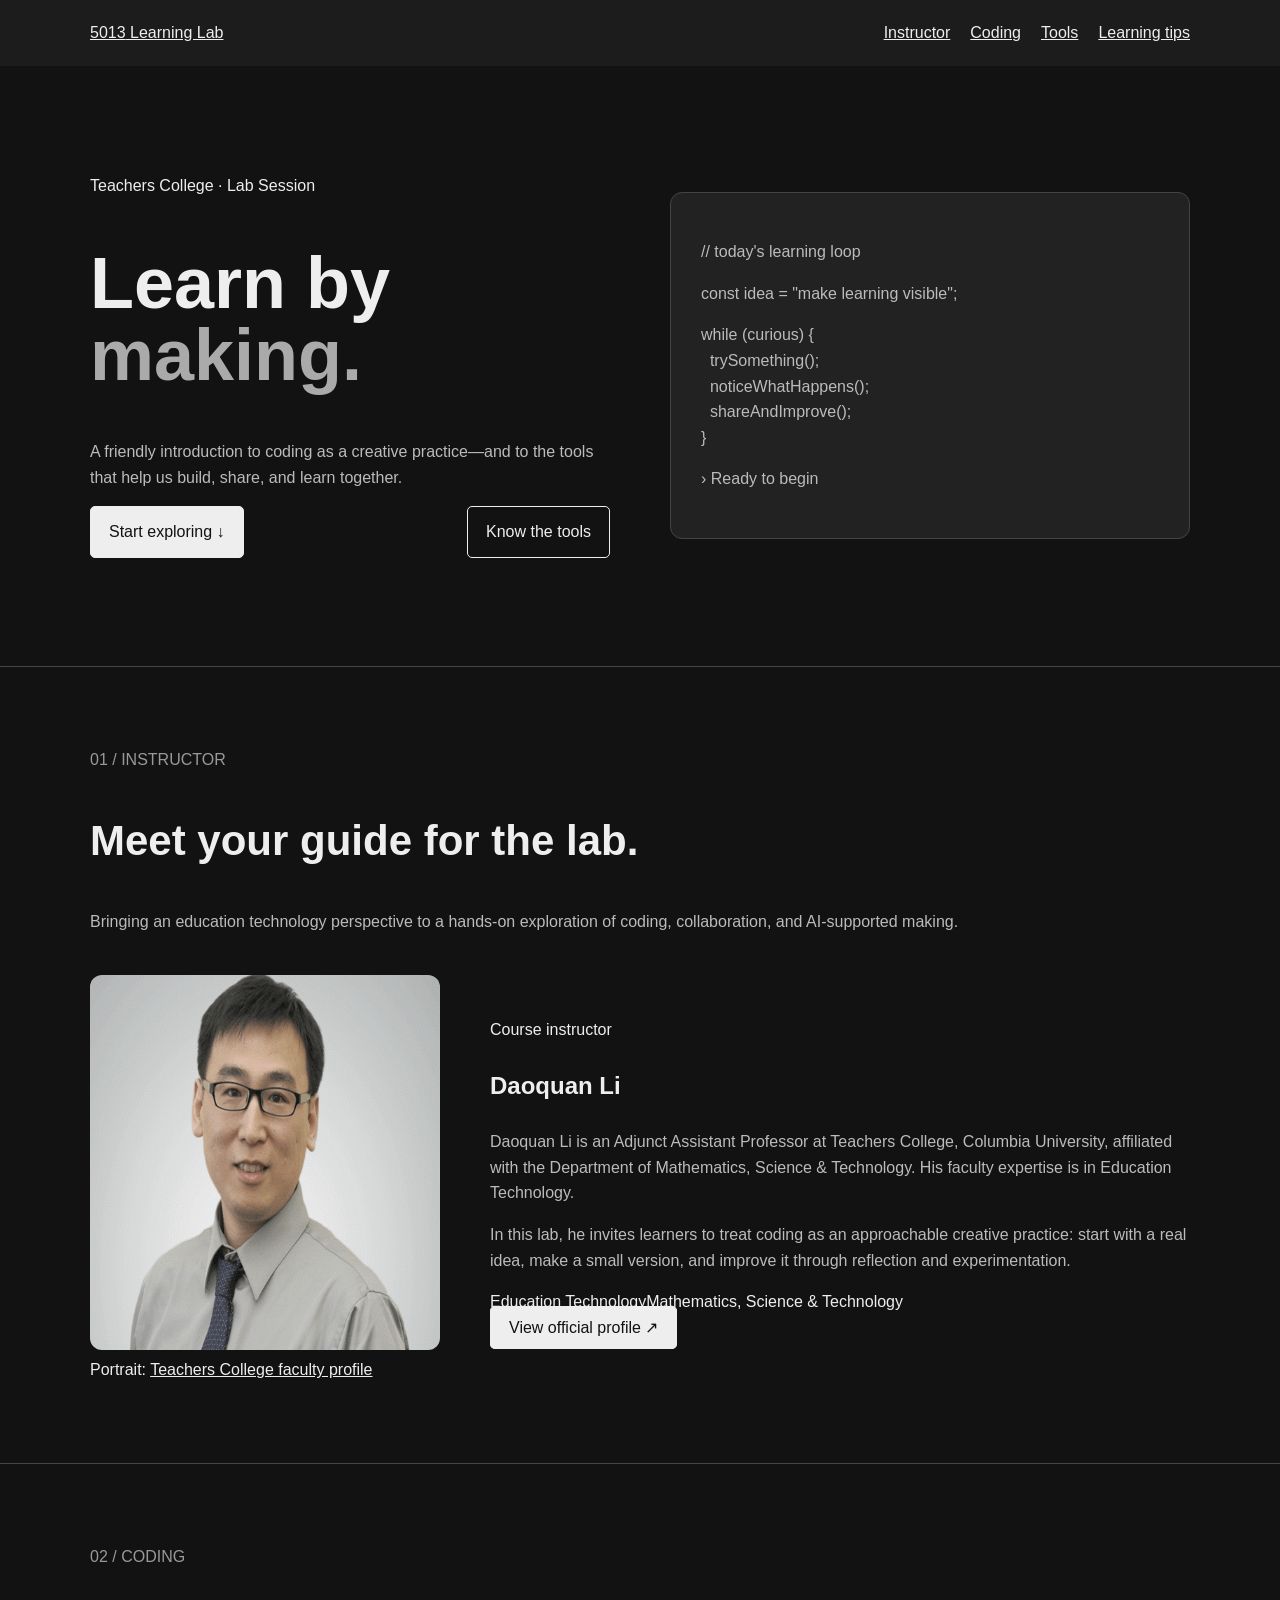
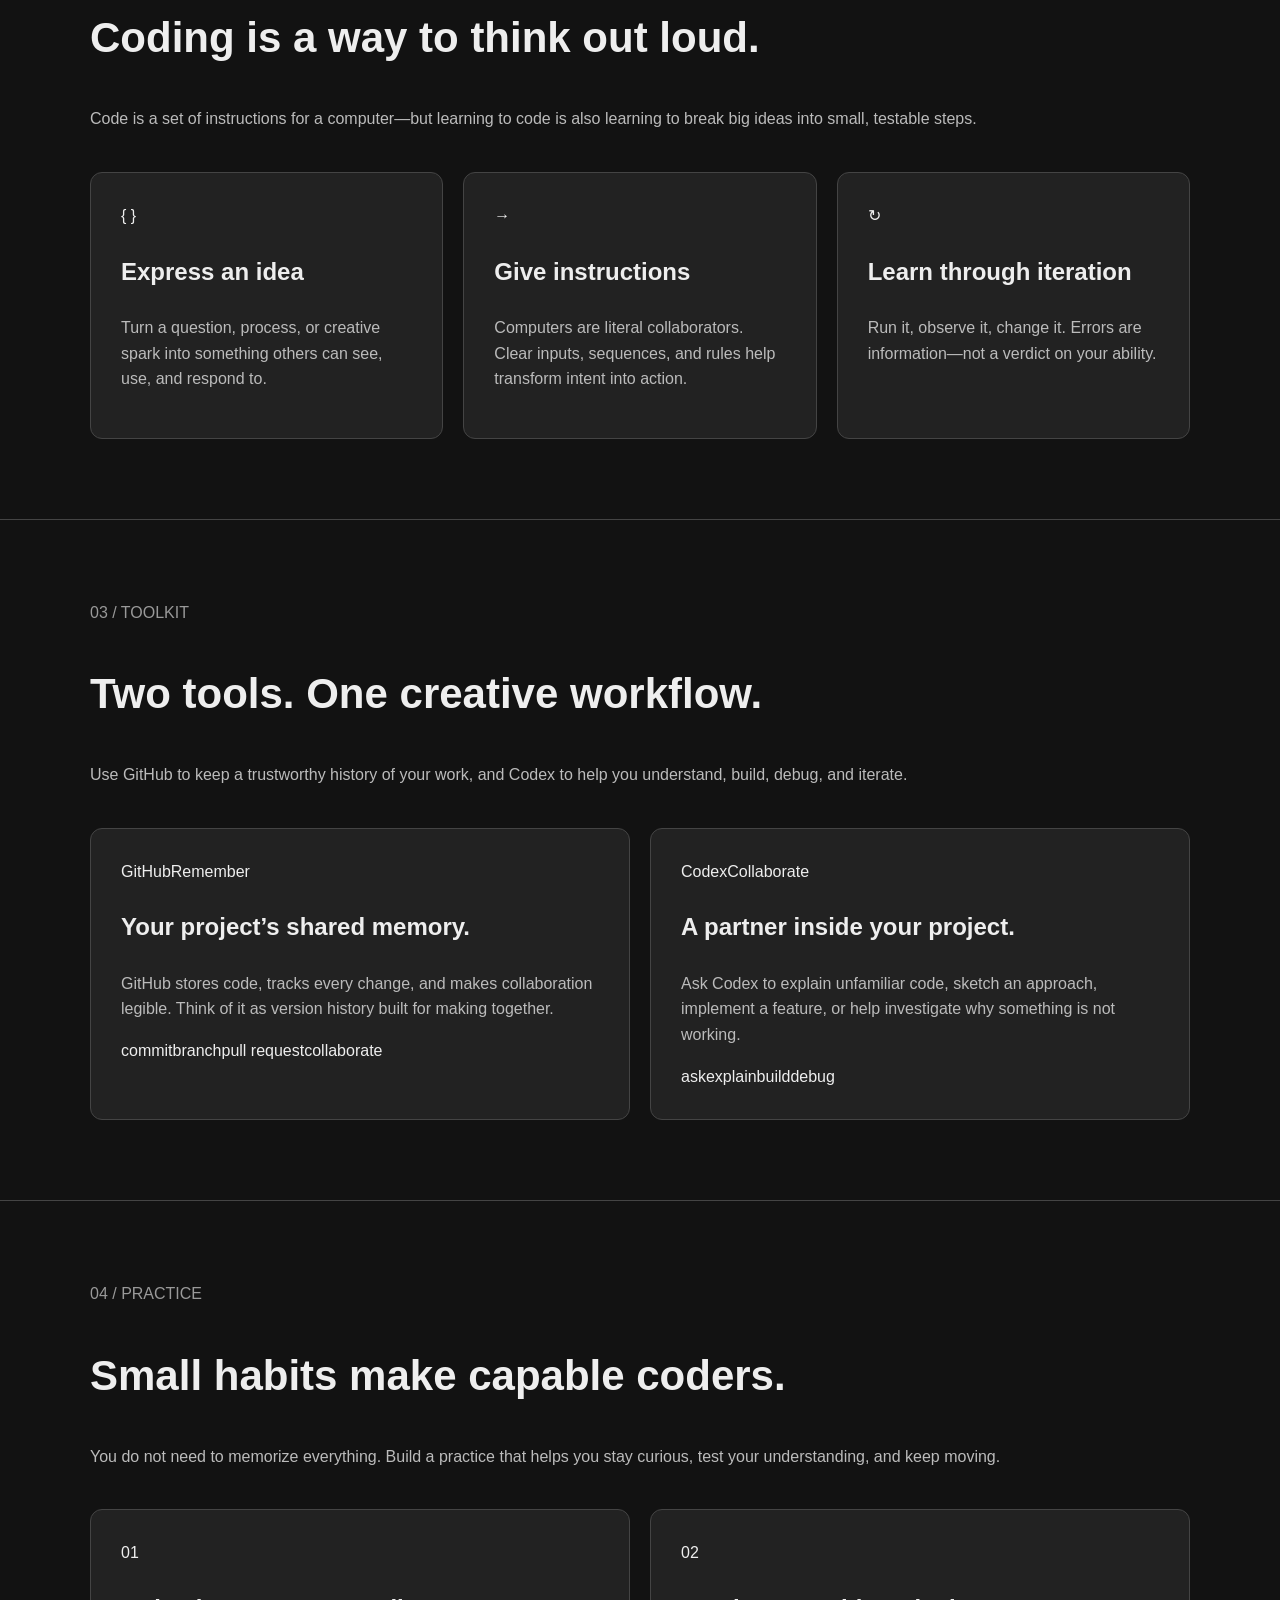
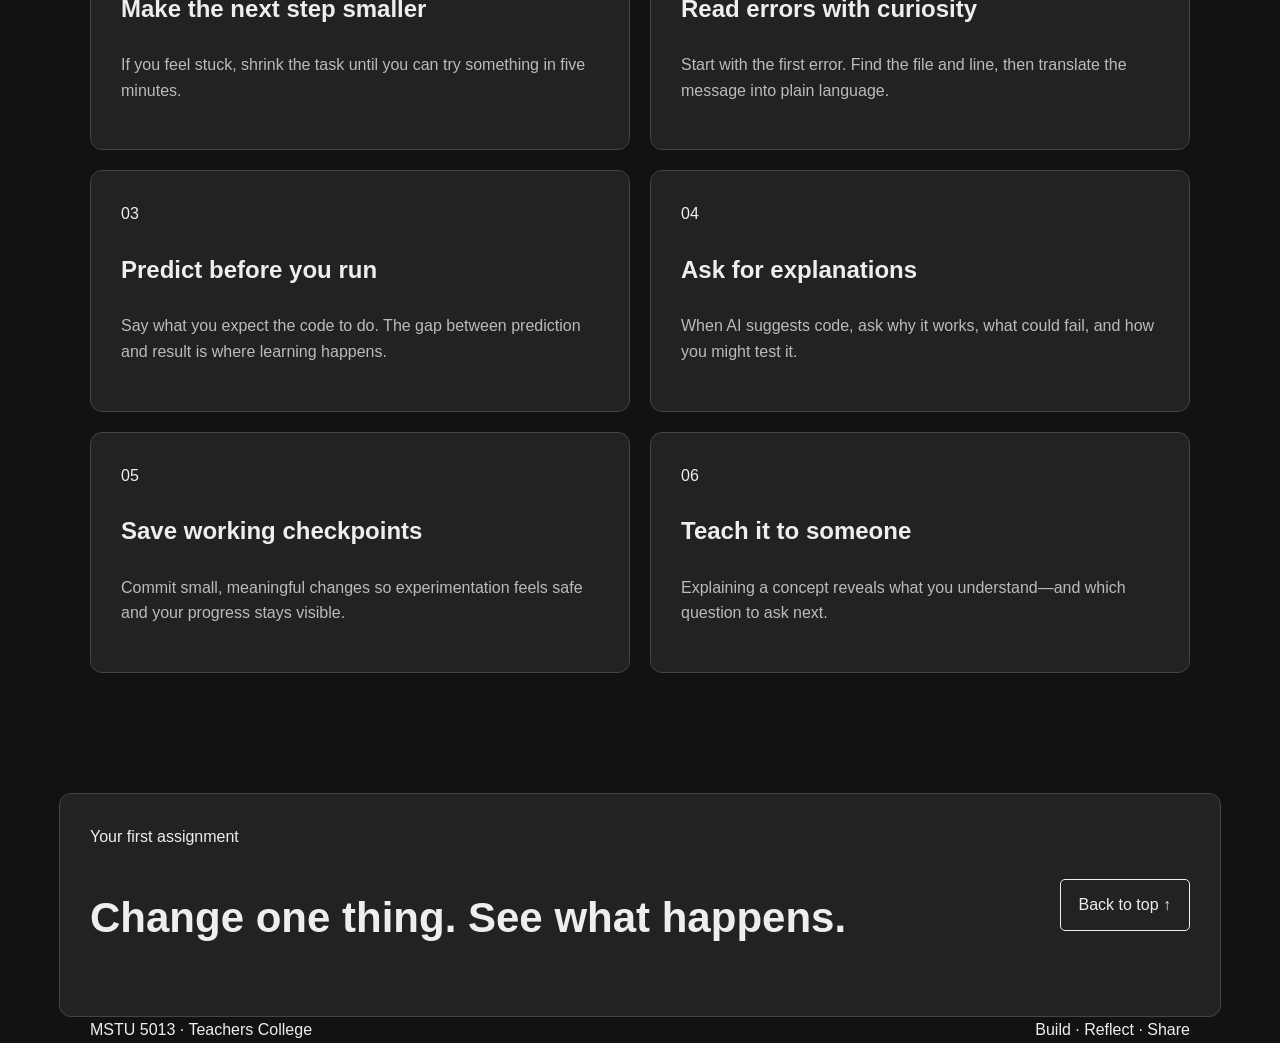
<file: mstu-5013-coding-lab/index.html>
<!DOCTYPE html>
<html lang="en">
<head>
  <meta charset="UTF-8">
  <meta name="viewport" content="width=device-width, initial-scale=1.0">
  <meta name="description" content="MSTU 5013 lab session: an approachable introduction to coding, GitHub, Codex, and learning by making.">
  <title>MSTU 5013 · Coding Lab - sec 01</title>
  <style>
    /* The page */
    body {
      margin: 0;
      background: #121212;
      color: #eeeeee;
      font-family: Arial, sans-serif;
      line-height: 1.6;
    }

    /* Links and headings */
    a { color: #eeeeee; }
    h1 { font-size: 72px; line-height: 1; }
    h2 { font-size: 42px; }
    h3 { font-size: 24px; }
    p { color: #bbbbbb; }

    /* Keep content centered */
    .shell {
      width: 90%;
      max-width: 1100px;
      margin: auto;
    }

    /* Navigation uses Flexbox */
    nav {
      padding: 20px 0;
      background: #1c1c1c;
    }
    .nav-inner, .nav-links, .button-row {
      display: flex;
      justify-content: space-between;
      align-items: center;
      gap: 20px;
    }

    /* The hero uses a two-column Grid */
    .hero {
      min-height: 600px;
      display: grid;
      grid-template-columns: 1fr 1fr;
      align-items: center;
      gap: 60px;
    }
    .accent { color: #aaaaaa; }

    /* Buttons */
    .button {
      padding: 12px 18px;
      border: 1px solid #eeeeee;
      border-radius: 5px;
      text-decoration: none;
    }
    .primary {
      background: #eeeeee;
      color: #121212;
    }

    /* A reusable card style */
    .terminal, article, .closing {
      padding: 30px;
      background: #222222;
      border: 1px solid #444444;
      border-radius: 12px;
    }

    /* Space between page sections */
    section {
      padding: 80px 0;
      border-top: 1px solid #444444;
    }
    .section-head { margin-bottom: 40px; }
    .section-num { color: #999999; }

    /* Card collections use CSS Grid */
    .concept-grid, .tools-wrap, .tips-grid {
      display: grid;
      grid-template-columns: repeat(3, 1fr);
      gap: 20px;
    }
    .tools-wrap, .tips-grid { grid-template-columns: repeat(2, 1fr); }

    /* Instructor section */
    .instructor-grid {
      display: grid;
      grid-template-columns: 1fr 2fr;
      gap: 50px;
      align-items: center;
    }
    .portrait-wrap { margin: 0; }
    .portrait-wrap img {
      width: 100%;
      border-radius: 12px;
      filter: grayscale(40%);
    }

    /* Footer */
    .closing, footer {
      margin-top: 40px;
      display: flex;
      justify-content: space-between;
      align-items: center;
    }

    /* On small screens, show one column */
    @media (max-width: 700px) {
      h1 { font-size: 48px; }
      .nav-links { display: none; }
      .hero, .instructor-grid,
      .concept-grid, .tools-wrap, .tips-grid {
        grid-template-columns: 1fr;
      }
    }
  </style>
</head>
<body>
  <nav>
    <div class="shell nav-inner">
      <a class="brand" href="#top" aria-label="MSTU 5013 home"><span class="brand-mark">5013</span> Learning Lab</a>
      <div class="nav-links" aria-label="Page sections">
        <a href="#instructor">Instructor</a>
        <a href="#coding">Coding</a>
        <a href="#tools">Tools</a>
        <a href="#tips">Learning tips</a>
      </div>
    </div>
  </nav>

  <main id="top">
    <header class="shell hero">
      <div>
        <div class="eyebrow">Teachers College · Lab Session</div>
        <h1>Learn by<br><span class="accent">making.</span></h1>
        <p class="hero-copy">A friendly introduction to coding as a creative practice—and to the tools that help us build, share, and learn together.</p>
        <div class="button-row">
          <a class="button primary" href="#coding">Start exploring <span aria-hidden="true">↓</span></a>
          <a class="button" href="#tools">Know the tools</a>
        </div>
      </div>
      <div class="terminal" aria-label="A sample coding conversation">
        <div class="terminal-top"><span class="dot"></span><span class="dot"></span><span class="dot"></span></div>
        <div class="terminal-body">
          <p><span class="comment">// today's learning loop</span></p>
          <p><span class="prompt">const</span> idea = "make learning visible";</p>
          <p><span class="prompt">while</span> (curious) {<br>&nbsp;&nbsp;trySomething();<br>&nbsp;&nbsp;noticeWhatHappens();<br>&nbsp;&nbsp;shareAndImprove();<br>}</p>
          <p><span class="prompt">›</span> Ready to begin<span class="cursor"></span></p>
        </div>
      </div>
    </header>

    <section id="instructor">
      <div class="shell">
        <div class="section-head reveal">
          <div class="section-num">01 / INSTRUCTOR</div>
          <div><h2>Meet your guide for the lab.</h2><p class="section-intro">Bringing an education technology perspective to a hands-on exploration of coding, collaboration, and AI-supported making.</p></div>
        </div>
        <div class="instructor-grid">
          <figure class="portrait-wrap reveal">
            <img src="daoquan-li.png" alt="Portrait of Daoquan Li" width="500" height="375">
            <figcaption class="portrait-credit">Portrait: <a href="https://www.tc.columbia.edu/faculty/dl2331/" target="_blank" rel="noopener noreferrer">Teachers College faculty profile</a></figcaption>
          </figure>
          <div class="instructor-copy reveal">
            <div class="instructor-title">Course instructor</div>
            <h3>Daoquan Li</h3>
            <p>Daoquan Li is an Adjunct Assistant Professor at Teachers College, Columbia University, affiliated with the Department of Mathematics, Science &amp; Technology. His faculty expertise is in Education Technology.</p>
            <p>In this lab, he invites learners to treat coding as an approachable creative practice: start with a real idea, make a small version, and improve it through reflection and experimentation.</p>
            <div class="profile-facts"><span>Education Technology</span><span>Mathematics, Science &amp; Technology</span></div>
            <a class="button primary" href="https://www.tc.columbia.edu/faculty/dl2331/" target="_blank" rel="noopener noreferrer">View official profile <span aria-hidden="true">↗</span></a>
          </div>
        </div>
      </div>
    </section>

    <section id="coding">
      <div class="shell">
        <div class="section-head reveal">
          <div class="section-num">02 / CODING</div>
          <div><h2>Coding is a way to think out loud.</h2><p class="section-intro">Code is a set of instructions for a computer—but learning to code is also learning to break big ideas into small, testable steps.</p></div>
        </div>
        <div class="concept-grid">
          <article class="concept-card reveal"><div class="card-icon">{ }</div><h3>Express an idea</h3><p>Turn a question, process, or creative spark into something others can see, use, and respond to.</p></article>
          <article class="concept-card reveal"><div class="card-icon">→</div><h3>Give instructions</h3><p>Computers are literal collaborators. Clear inputs, sequences, and rules help transform intent into action.</p></article>
          <article class="concept-card reveal"><div class="card-icon">↻</div><h3>Learn through iteration</h3><p>Run it, observe it, change it. Errors are information—not a verdict on your ability.</p></article>
        </div>
      </div>
    </section>

    <section id="tools">
      <div class="shell">
        <div class="section-head reveal">
          <div class="section-num">03 / TOOLKIT</div>
          <div><h2>Two tools. One creative workflow.</h2><p class="section-intro">Use GitHub to keep a trustworthy history of your work, and Codex to help you understand, build, debug, and iterate.</p></div>
        </div>
        <div class="tools-wrap reveal">
          <article class="tool-card">
            <div class="tool-label"><span class="tool-name">GitHub</span><span class="tool-badge">Remember</span></div>
            <h3>Your project’s shared memory.</h3>
            <p>GitHub stores code, tracks every change, and makes collaboration legible. Think of it as version history built for making together.</p>
            <div class="tool-list"><span>commit</span><span>branch</span><span>pull request</span><span>collaborate</span></div>
          </article>
          <article class="tool-card">
            <div class="tool-label"><span class="tool-name">Codex</span><span class="tool-badge">Collaborate</span></div>
            <h3>A partner inside your project.</h3>
            <p>Ask Codex to explain unfamiliar code, sketch an approach, implement a feature, or help investigate why something is not working.</p>
            <div class="tool-list"><span>ask</span><span>explain</span><span>build</span><span>debug</span></div>
          </article>
        </div>
      </div>
    </section>

    <section id="tips">
      <div class="shell">
        <div class="section-head reveal">
          <div class="section-num">04 / PRACTICE</div>
          <div><h2>Small habits make capable coders.</h2><p class="section-intro">You do not need to memorize everything. Build a practice that helps you stay curious, test your understanding, and keep moving.</p></div>
        </div>
        <div class="tips-grid">
          <article class="tip-card reveal"><div class="tip-num">01</div><div><h3>Make the next step smaller</h3><p>If you feel stuck, shrink the task until you can try something in five minutes.</p></div></article>
          <article class="tip-card reveal"><div class="tip-num">02</div><div><h3>Read errors with curiosity</h3><p>Start with the first error. Find the file and line, then translate the message into plain language.</p></div></article>
          <article class="tip-card reveal"><div class="tip-num">03</div><div><h3>Predict before you run</h3><p>Say what you expect the code to do. The gap between prediction and result is where learning happens.</p></div></article>
          <article class="tip-card reveal"><div class="tip-num">04</div><div><h3>Ask for explanations</h3><p>When AI suggests code, ask why it works, what could fail, and how you might test it.</p></div></article>
          <article class="tip-card reveal"><div class="tip-num">05</div><div><h3>Save working checkpoints</h3><p>Commit small, meaningful changes so experimentation feels safe and your progress stays visible.</p></div></article>
          <article class="tip-card reveal"><div class="tip-num">06</div><div><h3>Teach it to someone</h3><p>Explaining a concept reveals what you understand—and which question to ask next.</p></div></article>
        </div>
      </div>
    </section>

    <div class="shell closing reveal">
      <div><div class="mono">Your first assignment</div><h2>Change one thing. See what happens.</h2></div>
      <a class="button" href="#top">Back to top <span aria-hidden="true">↑</span></a>
    </div>
  </main>

  <footer class="shell"><span>MSTU 5013 · Teachers College</span><span class="mono">Build · Reflect · Share</span></footer>

  <script>
    const observer = new IntersectionObserver((entries) => {
      entries.forEach((entry) => {
        if (entry.isIntersecting) {
          entry.target.classList.add('visible');
          observer.unobserve(entry.target);
        }
      });
    }, { threshold: 0.12 });
    document.querySelectorAll('.reveal').forEach((element) => observer.observe(element));
  </script>
</body>
</html>
</file>
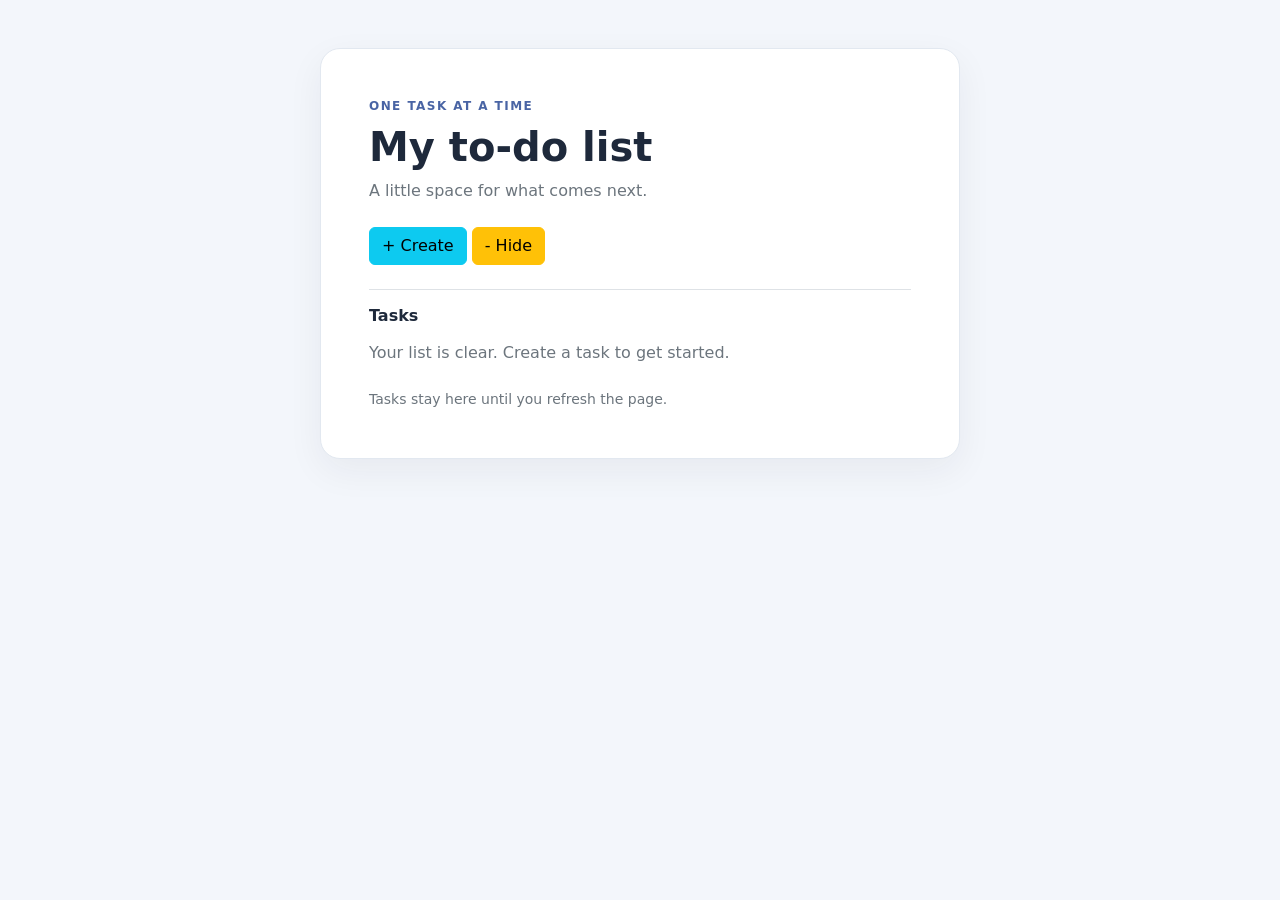
<file: Nov 11th/index.html>
<!doctype html>
<html lang="en">
<head>
  <meta charset="utf-8">
  <meta name="viewport" content="width=device-width, initial-scale=1">
  <title>My To-Do List</title>
  <link href="https://cdn.jsdelivr.net/npm/bootstrap@5.3.3/dist/css/bootstrap.min.css" rel="stylesheet">
  <link href="styles.css" rel="stylesheet">
  <script src="script.js" defer></script>
</head>
<body>
  <main class="container py-5">
    <section class="todo-app mx-auto" aria-labelledby="app-title">
      <p class="eyebrow mb-2">ONE TASK AT A TIME</p>
      <h1 id="app-title" class="fw-bold mb-2">My to-do list</h1>
      <p class="text-secondary mb-4">A little space for what comes next.</p>

      <button id="create-button" class="btn btn-info" type="button" aria-controls="task-form" aria-expanded="false">+ Create</button>
      <button id="hide-button" class="btn btn-warning" type="button" aria-controls="task-form" aria-expanded="false">- Hide</button>
      <div id="realTimeContent"></div>

      <!-- A form submits when the user presses Enter or clicks Save. -->
      <form id="task-form" class="mt-4" hidden>
        <label for="task-input" class="form-label fw-semibold">What do you need to do?</label>
        <div class="input-group">
          <input id="task-input" class="form-control" type="text" placeholder="e.g. Practice JavaScript functions" required autocomplete="off">
          <button class="btn btn-primary" type="submit">Save</button>
        </div>
      </form>
      <h2 hidden>Hidden Content</h2>

      <div class="mt-4 pt-3 border-top">
        <h2 class="h6 fw-semibold mb-3">Tasks</h2>
        <p id="empty-message" class="text-secondary mb-0">Your list is clear. Create a task to get started.</p>
        <ul id="task-list" class="list-group list-group-flush" aria-label="Saved tasks" aria-live="polite" aria-relevant="additions"></ul>
      </div>
      <p class="small text-secondary mt-4 mb-0">Tasks stay here until you refresh the page.</p>
    </section>
  </main>
</body>
</html>
</file>
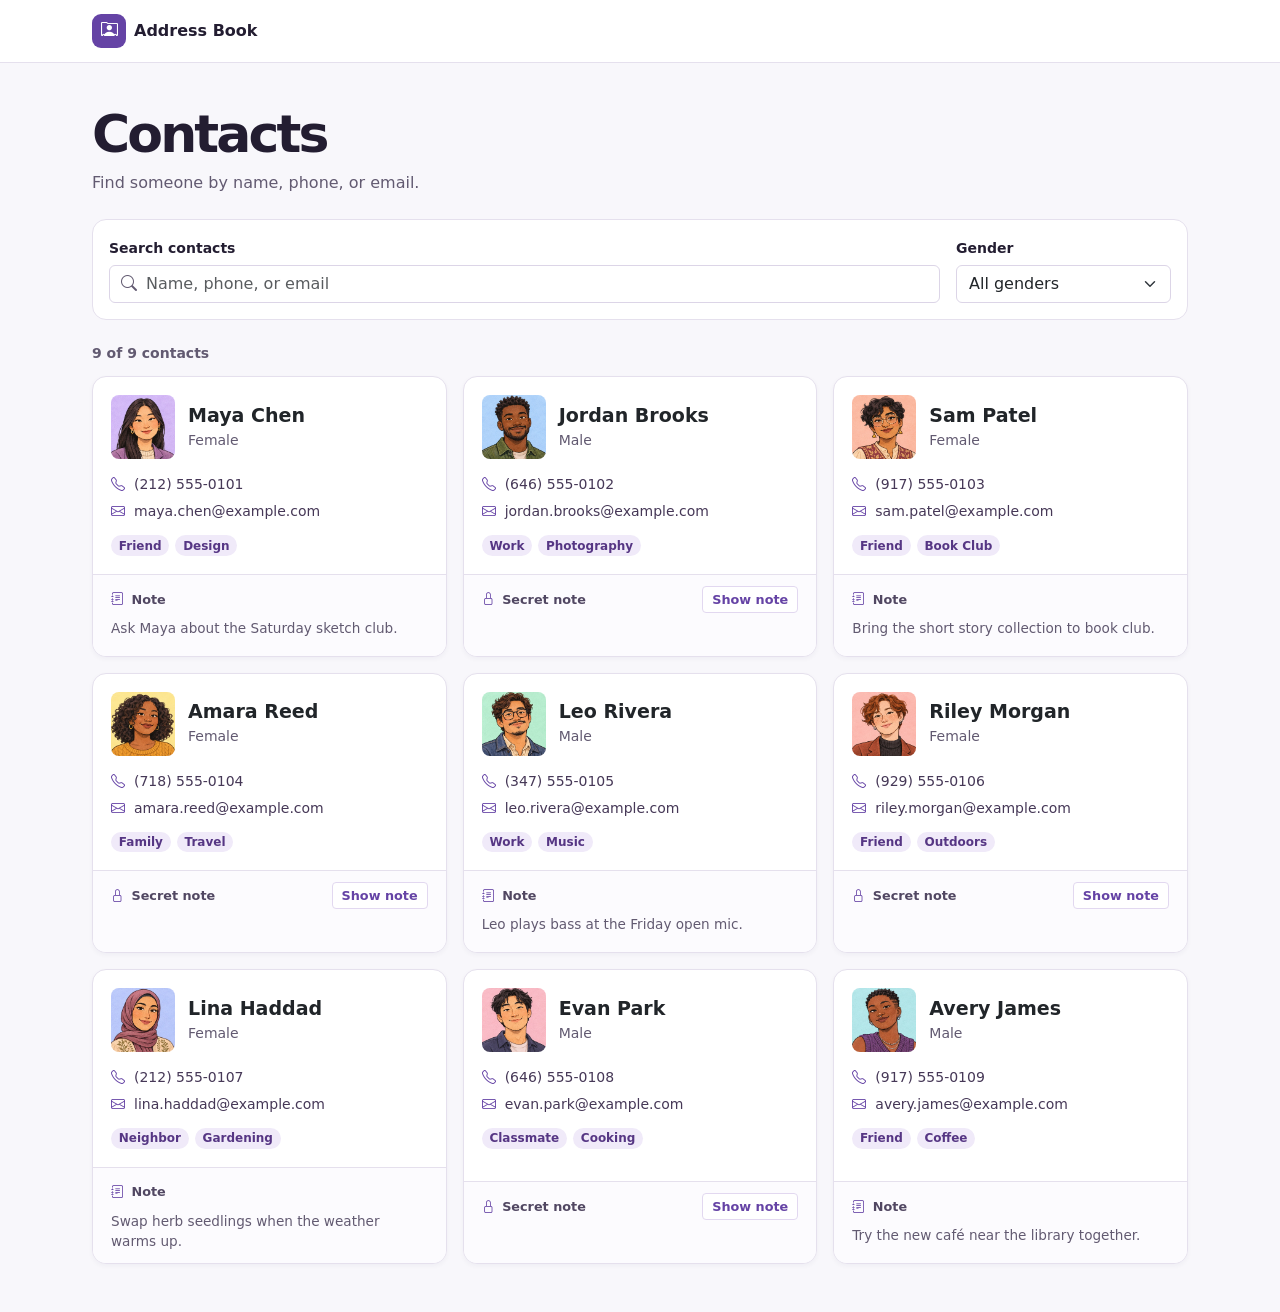
<file: Nov 18th/index.html>
<!doctype html>
<html lang="en">
<head>
  <meta charset="utf-8">
  <meta name="viewport" content="width=device-width, initial-scale=1">
  <title>Contacts</title>
  <link rel="stylesheet" href="https://cdn.jsdelivr.net/npm/bootstrap@5.3.8/dist/css/bootstrap.min.css">
  <link rel="stylesheet" href="https://cdn.jsdelivr.net/npm/bootstrap-icons@1.13.1/font/bootstrap-icons.min.css">
  <link rel="stylesheet" href="styles.css">
  <script src="app.js" defer></script>
</head>
<body>
  <header class="site-header">
    <div class="container directory d-flex align-items-center gap-2">
      <span class="brand-icon"><i class="bi bi-person-rolodex" aria-hidden="true"></i></span>
      <span class="brand-name">Address Book</span>
    </div>
  </header>

  <main class="container directory">
    <section class="page-heading" aria-labelledby="page-title">
      <h1 id="page-title">Contacts</h1>
      <p>Find someone by name, phone, or email.</p>
    </section>

    <div class="filter-panel">
      <div class="search-field">
        <label class="form-label" for="search">Search contacts</label>
        <div class="input-with-icon">
          <i class="bi bi-search" aria-hidden="true"></i>
          <input class="form-control" type="search" id="search" placeholder="Name, phone, or email">
        </div>
      </div>
      <div class="gender-field">
        <label class="form-label" for="gender">Gender</label>
        <select class="form-select" id="gender">
          <option value="">All genders</option>
          <option value="Male">Male</option>
          <option value="Female">Female</option>
        </select>
      </div>
    </div>

    <p id="result-count" class="result-count" role="status"></p>
    <div id="contact-grid" class="row row-cols-1 row-cols-md-2 row-cols-lg-3 g-3"></div>
    <div id="empty-state" class="empty-state" hidden>
      <i class="bi bi-search" aria-hidden="true"></i>
      <h2>No contacts found</h2>
      <p>Try a different search or gender filter.</p>
      <button type="button" id="clear-filters" class="btn btn-outline-secondary btn-sm">Clear filters</button>
    </div>
  </main>

  <template id="contact-template">
    <div class="col">
      <article class="card contact-card h-100">
        <div class="card-body">
          <div class="contact-header">
            <img class="contact-photo rounded-3 object-fit-cover flex-shrink-0" alt="" width="64" height="64">
            <div>
              <h2 class="contact-name"></h2>
              <p class="contact-gender"></p>
            </div>
          </div>
          <div class="contact-details">
            <div><i class="bi bi-telephone" aria-hidden="true"></i><a class="contact-phone"></a></div>
            <div><i class="bi bi-envelope" aria-hidden="true"></i><a class="contact-email"></a></div>
          </div>
          <ul class="contact-tags list-unstyled" aria-label="Tags"></ul>
        </div>
        <div class="card-footer contact-footer">
          <div class="note-header">
            <span class="note-label"><i class="bi" aria-hidden="true"></i> <span></span></span>
            <button type="button" class="btn btn-sm note-toggle" hidden></button>
          </div>
          <p class="contact-note"></p>
        </div>
      </article>
    </div>
  </template>
</body>
</html>
</file>
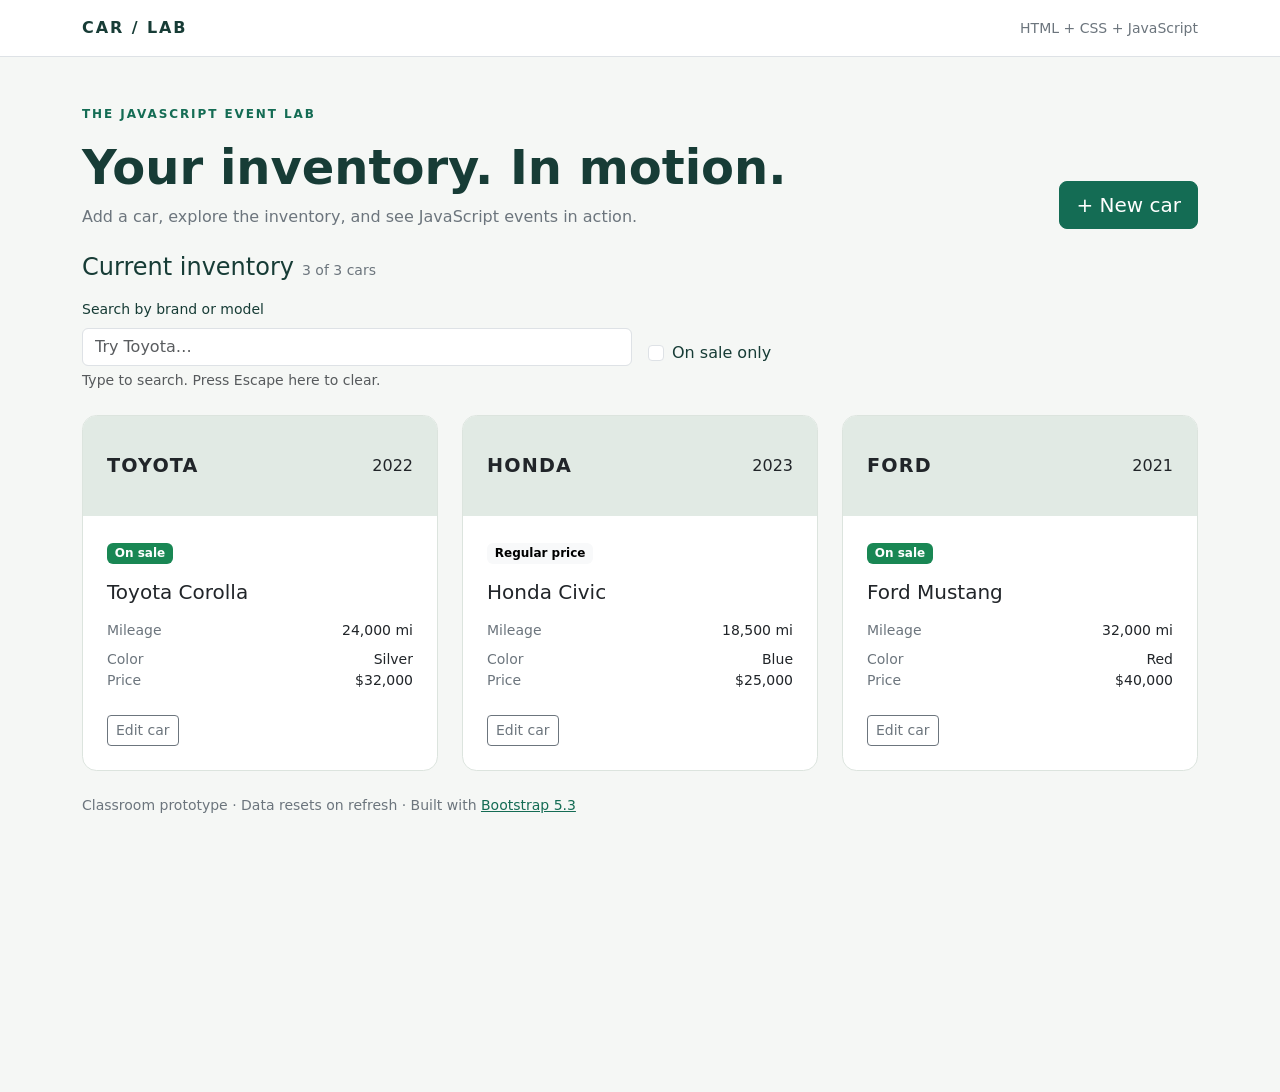
<file: Nov 4th/index.html>
<!doctype html>
<html lang="en">
<head>
  <meta charset="UTF-8">
  <meta name="viewport" content="width=device-width, initial-scale=1">
  <title>Car Inventory · JavaScript Event Lab</title>
  <link href="https://cdn.jsdelivr.net/npm/bootstrap@5.3.8/dist/css/bootstrap.min.css" rel="stylesheet" integrity="sha384-sRIl4kxILFvY47J16cr9ZwB07vP4J8+LH7qKQnuqkuIAvNWLzeN8tE5YBujZqJLB" crossorigin="anonymous">
  <link rel="stylesheet" href="style.css">
</head>
<body>
  <header class="border-bottom bg-white">
    <div class="container py-3 d-flex justify-content-between align-items-center gap-3">
      <a class="brand text-decoration-none" href="#main">CAR / LAB</a>
      <span class="small text-secondary">HTML + CSS + JavaScript</span>
    </div>
  </header>

  <main id="main" class="container py-5">
    <div class="row align-items-end g-4 mb-4">
      <div class="col-md-8">
        <p class="eyebrow">THE JAVASCRIPT EVENT LAB</p>
        <h1 class="display-5 fw-bold">Your inventory. In motion.</h1>
        <p class="text-secondary mb-0">Add a car, explore the inventory, and see JavaScript events in action.</p>
      </div>
      <div class="col-md-4 text-md-end">
        <button id="newCarButton" class="btn btn-primary btn-lg" type="button">+ New car</button>
      </div>
    </div>

    <section aria-labelledby="inventoryHeading">
      <div class="d-flex align-items-baseline gap-2 mb-3">
        <h2 id="inventoryHeading" class="h4 mb-0">Current inventory</h2>
        <span id="inventoryCount" class="text-secondary small" role="status"></span>
      </div>
      <div class="row align-items-end g-3 mb-4">
        <div class="col-sm-8 col-lg-6">
          <label for="searchInput" class="form-label small">Search by brand or model</label>
          <input id="searchInput" type="search" class="form-control" placeholder="Try Toyota…" aria-describedby="searchHint">
          <div id="searchHint" class="form-text">Type to search. Press Escape here to clear.</div>
        </div>
        <div class="col-sm-4 col-lg-6 pb-sm-4">
          <div class="form-check">
            <input id="saleFilter" class="form-check-input" type="checkbox">
            <label for="saleFilter" class="form-check-label">On sale only</label>
          </div>
        </div>
      </div>
      <div id="carList" class="row g-4"></div>
      <p id="emptyMessage" class="text-secondary py-4" hidden>No cars match. Try another search or turn off the sale filter.</p>
    </section>

    <footer class="small text-secondary mt-4">Classroom prototype · Data resets on refresh · Built with <a href="https://getbootstrap.com/docs/5.3/getting-started/introduction/">Bootstrap 5.3</a></footer>
  </main>

  <!-- One reusable Bootstrap card. JavaScript fills it with each car's data. -->
  <template id="carTemplate">
    <div class="col-md-6 col-lg-4">
      <article class="card h-100 car-card">
        <div class="car-banner d-flex justify-content-between align-items-center">
          <span class="car-brand"></span>
          <span class="car-year"></span>
        </div>
        <div class="card-body p-4">
          <span class="car-sale badge mb-3"></span>
          <h3 class="car-title h5"></h3>
          <dl class="row small mb-0 mt-3">
            <dt class="col-5 text-secondary fw-normal">Mileage</dt>
            <dd class="car-mileage col-7 text-end"></dd>
            <dt class="col-5 text-secondary fw-normal">Color</dt>
            <dd class="car-color col-7 text-end mb-0"></dd>
            <dt class="col-5 text-secondary fw-normal">Price</dt>
            <dd class="car-price col-7 text-end mb-0"></dd>
          </dl>
          <button class="btn btn-outline-secondary btn-sm mt-4 edit-car" type="button">Edit car</button>
        </div>
      </article>
    </div>
  </template>

  <!-- Bootstrap handles the modal backdrop, focus trap, and Escape-to-close. -->
  <div id="carModal" class="modal fade" tabindex="-1" aria-labelledby="modalTitle" aria-hidden="true">
    <div class="modal-dialog modal-dialog-centered">
      <div class="modal-content">
        <div class="modal-header">
          <h2 id="modalTitle" class="modal-title fs-5">Add a new car</h2>
          <button class="btn-close" type="button" data-bs-dismiss="modal" aria-label="Close"></button>
        </div>
        <form id="carForm">
          <div class="modal-body">
            <p class="small text-secondary">Fill in the details, then save your car.</p>
            <div class="row g-3">
              <div class="col-sm-6">
                <label for="brand" class="form-label">Brand</label>
                <input id="brand" class="form-control" placeholder="Toyota" maxlength="40" pattern=".*\S.*" title="Enter at least one non-space character." required>
              </div>
              <div class="col-sm-6">
                <label for="model" class="form-label">Model</label>
                <input id="model" class="form-control" placeholder="Corolla" maxlength="40" pattern=".*\S.*" title="Enter at least one non-space character." required>
              </div>
              <div class="col-sm-6">
                <label for="year" class="form-label">Year</label>
                <input id="year" class="form-control" type="number" min="1886" max="2100" placeholder="2024" required>
              </div>
              <div class="col-sm-6">
                <label for="price" class="form-label">Price</label>
                <input id="price" class="form-control" type="number" min="2000" max="1000000" step="1000" placeholder="10000" required>
              </div>
              <div class="col-12">
                <label for="mileage" class="form-label">Mileage: <output id="mileageValue" for="mileage">0</output> miles</label>
                <input id="mileage" class="form-range" type="range" min="0" max="300000" step="100" value="0" aria-describedby="mileageHint">
                <div id="mileageHint" class="form-text">Drag the slider or scroll over it. Scroll up to add 100 miles; down to subtract 100. You can also use the arrow keys.</div>
              </div>
              <div class="col-12">
                <label for="color" class="form-label">Color</label>
                <input id="color" class="form-control" placeholder="Silver" maxlength="30" pattern=".*\S.*" title="Enter at least one non-space character." required>
              </div>
              <div class="col-12">
                <div class="form-check">
                  <input id="isOnsale" class="form-check-input" type="checkbox">
                  <label for="isOnsale" class="form-check-label">This car is on sale</label>
                </div>
              </div>
            </div>
          </div>
          <div class="modal-footer">
            <button class="btn btn-outline-secondary" type="button" data-bs-dismiss="modal">Cancel</button>
            <button class="btn btn-primary" type="submit">Save car</button>
          </div>
        </form>
      </div>
    </div>
  </div>
  <button id="backToTop" class="btn btn-dark back-to-top" type="button" hidden>↑ Back to top</button>

  <!-- Load Bootstrap before our script so bootstrap.Modal is available. -->
  <script src="https://cdn.jsdelivr.net/npm/bootstrap@5.3.8/dist/js/bootstrap.bundle.min.js" integrity="sha384-FKyoEForCGlyvwx9Hj09JcYn3nv7wiPVlz7YYwJrWVcXK/BmnVDxM+D2scQbITxI" crossorigin="anonymous"></script>
  <script src="script.js"></script>
</body>
</html>
</file>
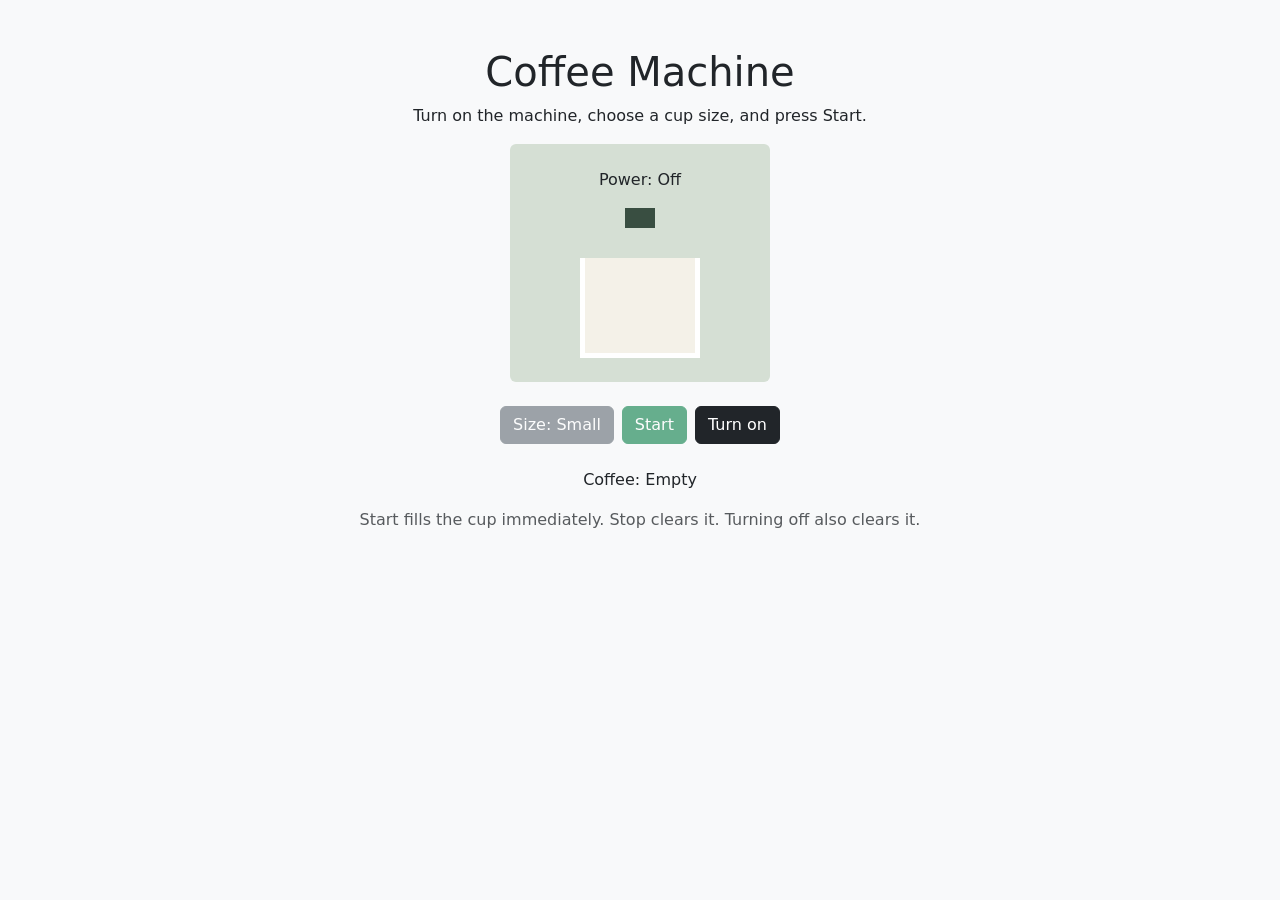
<file: Oct 21st/index.html>
<!doctype html>
<html lang="en">
<head>
  <meta charset="utf-8">
  <meta name="viewport" content="width=device-width, initial-scale=1">
  <title>Coffee Machine</title>
  <link href="https://cdn.jsdelivr.net/npm/bootstrap@5.3.3/dist/css/bootstrap.min.css" rel="stylesheet">
  <link href="styles.css" rel="stylesheet">
</head>
<body class="bg-light">
  <main class="container py-5 text-center">
    <h1>Coffee Machine</h1>
    <p>Turn on the machine, choose a cup size, and press Start.</p>

    <div class="machine mx-auto p-4 rounded">
      <p id="powerStatus" role="status">Power: Off</p>
      <div class="spout mx-auto"></div>
      <div id="cup" class="cup mx-auto" aria-hidden="true">
        <div id="coffee"></div>
      </div>
    </div>

    <div class="d-flex flex-wrap justify-content-center gap-2 my-4">
      <button id="sizeButton" class="btn btn-secondary" onclick="changeSize()" disabled>Size: Small</button>
      <button id="brewButton" class="btn btn-success" onclick="startStop()" disabled>Start</button>
      <button id="powerButton" class="btn btn-dark" onclick="togglePower()" aria-pressed="false">Turn on</button>
    </div>

    <p id="brewStatus" role="status">Coffee: Empty</p>
    <p class="text-muted">Start fills the cup immediately. Stop clears it. Turning off also clears it.</p>
  </main>
  <script src="script.js"></script>
</body>
</html>
</file>
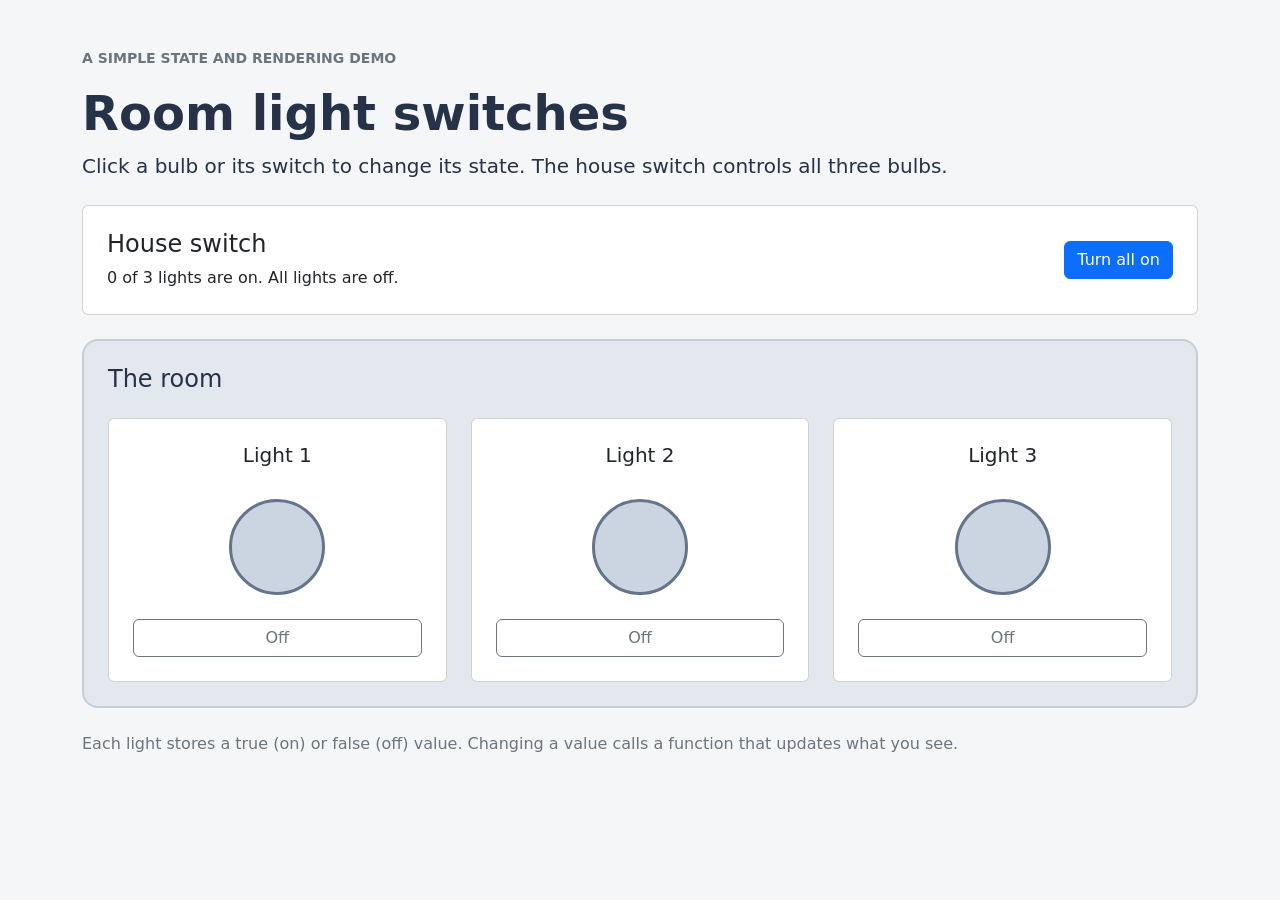
<file: Oct 27/index.html>
<!DOCTYPE html>
<html lang="en">
<head>
  <meta charset="UTF-8">
  <meta name="viewport" content="width=device-width, initial-scale=1.0">
  <title>Room Light Switches</title>
  <link href="https://cdn.jsdelivr.net/npm/bootstrap@5.3.3/dist/css/bootstrap.min.css" rel="stylesheet">
  <link href="style.css" rel="stylesheet">
  <script src="script.js" defer></script>
</head>
<body>
  <main class="container py-5">
    <header class="mb-4">
      <p class="text-uppercase text-secondary fw-bold small">A simple state and rendering demo</p>
      <h1 class="display-5 fw-bold">Room light switches</h1>
      <p class="lead">Click a bulb or its switch to change its state. The house switch controls all three bulbs.</p>
    </header>

    <section class="card p-4 mb-4" aria-labelledby="house-title">
      <div class="d-flex flex-wrap justify-content-between align-items-center gap-3">
        <div>
          <h2 id="house-title" class="h4">House switch</h2>
          <p id="room-summary" class="mb-0" role="status">0 of 3 lights are on. All lights are off.</p>
        </div>
        <button id="house-switch" class="btn btn-primary" type="button">Turn all on</button>
      </div>
    </section>

    <section class="room p-4" aria-labelledby="room-title">
      <h2 id="room-title" class="h4 mb-4">The room</h2>
      <div class="row g-4">
        <div class="col-12 col-md-4">
          <article class="card text-center h-100 p-4">
            <h3 class="h5">Light 1</h3>
            <button id="bulb-1" class="bulb mx-auto my-4" type="button" aria-label="Toggle light 1" aria-pressed="false"></button>
            <button id="switch-1" class="btn btn-outline-secondary" type="button" aria-label="Light 1 switch" aria-pressed="false">Off</button>
          </article>
        </div>
        <div class="col-12 col-md-4">
          <article class="card text-center h-100 p-4">
            <h3 class="h5">Light 2</h3>
            <button id="bulb-2" class="bulb mx-auto my-4" type="button" aria-label="Toggle light 2" aria-pressed="false"></button>
            <button id="switch-2" class="btn btn-outline-secondary" type="button" aria-label="Light 2 switch" aria-pressed="false">Off</button>
          </article>
        </div>
        <div class="col-12 col-md-4">
          <article class="card text-center h-100 p-4">
            <h3 class="h5">Light 3</h3>
            <button id="bulb-3" class="bulb mx-auto my-4" type="button" aria-label="Toggle light 3" aria-pressed="false"></button>
            <button id="switch-3" class="btn btn-outline-secondary" type="button" aria-label="Light 3 switch" aria-pressed="false">Off</button>
          </article>
        </div>
      </div>
    </section>
    <p class="text-secondary mt-4">Each light stores a true (on) or false (off) value. Changing a value calls a function that updates what you see.</p>
  </main>
</body>
</html>
</file>
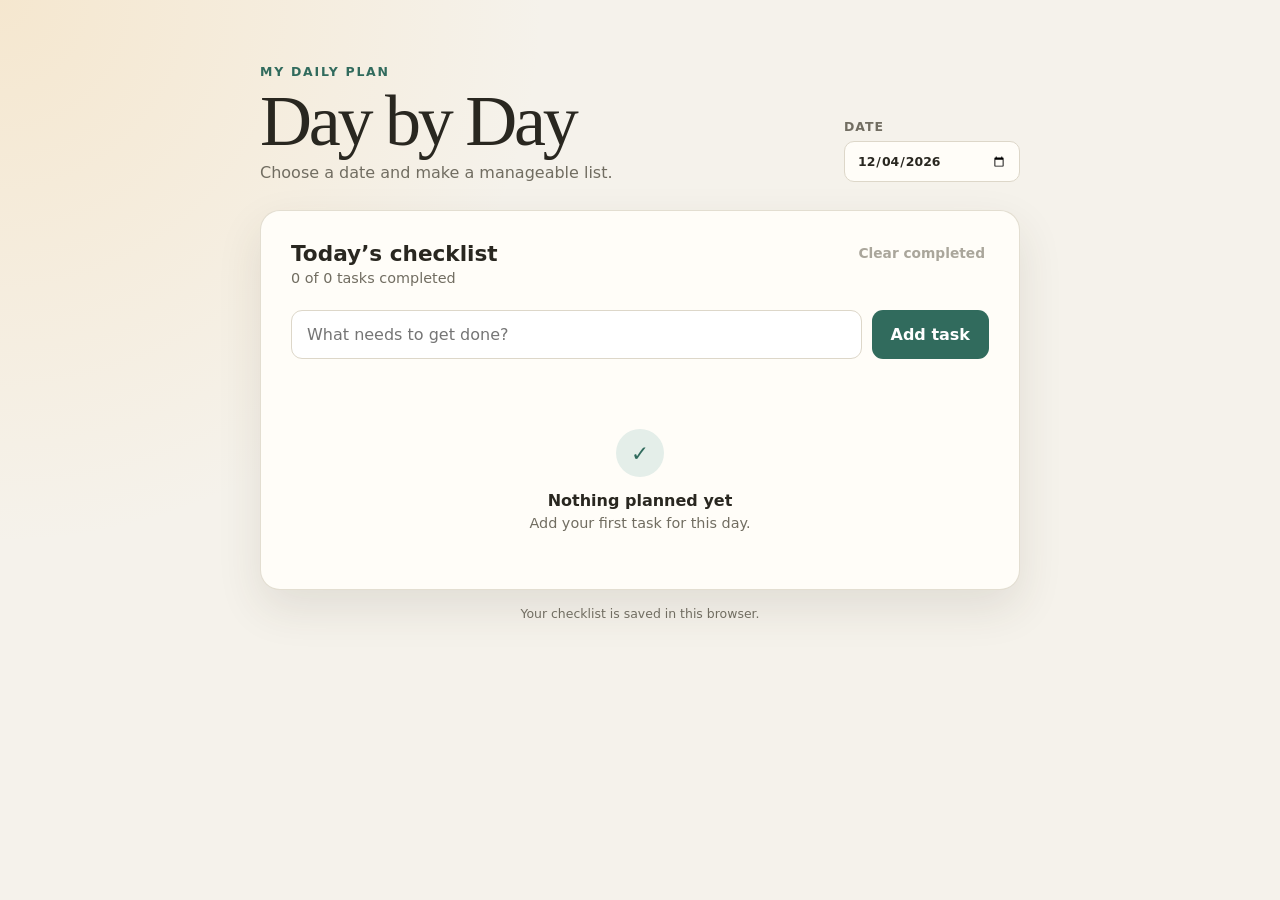
<file: Sept 16th/index.html>
<!doctype html>
<html lang="en">
  <head>
    <meta charset="UTF-8" />
    <meta name="viewport" content="width=device-width, initial-scale=1.0" />
    <meta
      name="description"
      content="A simple daily checklist for keeping track of tasks."
    />
    <title>Day by Day Checklist</title>
    <link rel="stylesheet" href="styles.css" />
    <script src="script.js" defer></script>
  </head>
  <body>
    <main class="app-shell">
      <header class="app-header">
        <div>
          <p class="eyebrow">My daily plan</p>
          <h1>Day by Day</h1>
          <p class="subtitle">Choose a date and make a manageable list.</p>
        </div>

        <label class="date-control" for="selected-date">
          <span>Date</span>
          <input id="selected-date" type="date" />
        </label>
      </header>

      <section class="checklist-card" aria-labelledby="list-heading">
        <div class="list-header">
          <div>
            <h2 id="list-heading">Today’s checklist</h2>
            <p id="task-summary" aria-live="polite">0 tasks</p>
          </div>
          <button id="clear-completed" class="text-button" type="button">
            Clear completed
          </button>
        </div>

        <form id="task-form" class="task-form">
          <label class="sr-only" for="task-input">New checklist item</label>
          <input
            id="task-input"
            type="text"
            maxlength="100"
            placeholder="What needs to get done?"
            autocomplete="off"
            required
          />
          <button class="primary-button" type="submit">Add task</button>
        </form>

        <p id="form-error" class="form-error" role="alert"></p>

        <ul id="task-list" class="task-list" aria-label="Checklist items"></ul>

        <div id="empty-state" class="empty-state">
          <span aria-hidden="true">✓</span>
          <h3>Nothing planned yet</h3>
          <p>Add your first task for this day.</p>
        </div>
      </section>

      <p class="storage-note">Your checklist is saved in this browser.</p>
    </main>

    <template id="task-template">
      <li class="task-item">
        <label class="task-check">
          <input class="task-checkbox" type="checkbox" />
          <span class="custom-checkbox" aria-hidden="true"></span>
          <span class="task-text"></span>
        </label>

        <div class="task-actions">
          <button class="icon-button edit-button" type="button">Edit</button>
          <button class="icon-button delete-button" type="button">Delete</button>
        </div>
      </li>
    </template>
  </body>
</html>
</file>
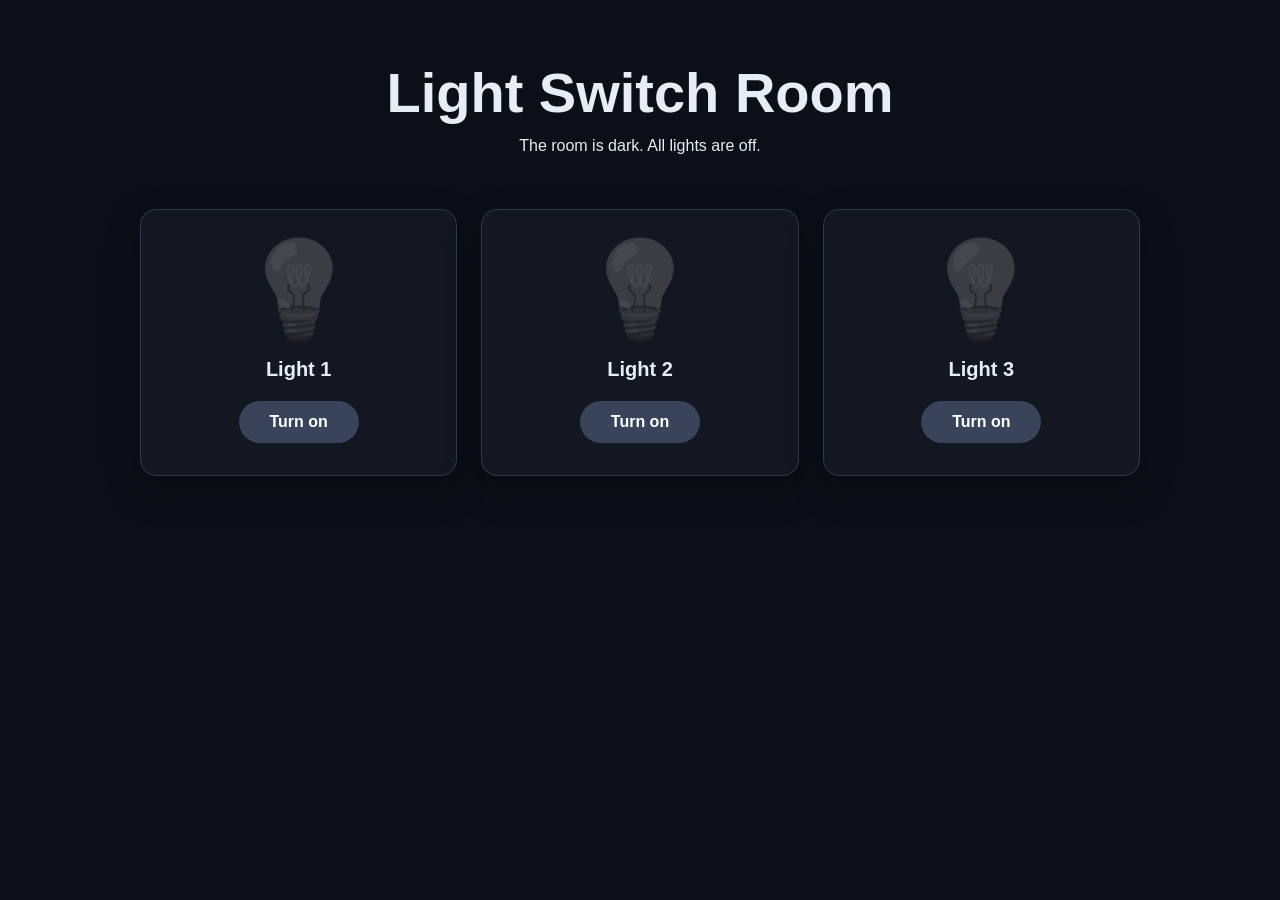
<file: Sept 23/index.html>
<!DOCTYPE html>
<html lang="en">
<head>
    <meta charset="UTF-8">
    <meta name="viewport" content="width=device-width, initial-scale=1.0">
    <meta name="description" content="A simple three-light switch project for learning HTML, CSS, and JavaScript.">
    <title>Light Switch Room</title>
    <link rel="icon" type="image/svg+xml" href="data:image/svg+xml,%3Csvg xmlns='http://www.w3.org/2000/svg' viewBox='0 0 64 64'%3E%3Crect width='64' height='64' rx='14' fill='%23131722'/%3E%3Ccircle cx='32' cy='27' r='16' fill='%23ffd35a'/%3E%3Crect x='25' y='42' width='14' height='9' rx='3' fill='%23e6edf7'/%3E%3C/svg%3E">
    <link rel="stylesheet" href="style.css">
</head>
<body>
    <main class="room">
        <h1>Light Switch Room</h1>
        <p id="room-status" class="room-status" aria-live="polite">
            The room is dark. All lights are off.
        </p>

        <section class="lights" aria-label="Room lights">
            <article class="light-card">
                <div class="bulb" aria-hidden="true">💡</div>
                <h2>Light 1</h2>
                <button class="switch-button" type="button" aria-pressed="false">
                    Turn on
                </button>
            </article>

            <article class="light-card">
                <div class="bulb" aria-hidden="true">💡</div>
                <h2>Light 2</h2>
                <button class="switch-button" type="button" aria-pressed="false">
                    Turn on
                </button>
            </article>

            <article class="light-card">
                <div class="bulb" aria-hidden="true">💡</div>
                <h2>Light 3</h2>
                <button class="switch-button" type="button" aria-pressed="false">
                    Turn on
                </button>
            </article>
        </section>
    </main>

    <script src="script.js"></script>
</body>
</html>
</file>
<file: Nov 11th/styles.css>
:root {
  color-scheme: light;
}

body {
  min-height: 100vh;
  background: #f3f6fb;
  color: #1e293b;
}

.todo-app {
  max-width: 640px;
  padding: clamp(1.5rem, 5vw, 3rem);
  background: #fff;
  border: 1px solid #e2e8f0;
  border-radius: 1.25rem;
  box-shadow: 0 12px 36px rgb(30 41 59 / 6%);
}

.eyebrow {
  color: #4964a4;
  font-size: 0.75rem;
  font-weight: 700;
  letter-spacing: 0.12em;
}

.btn-primary {
  --bs-btn-bg: #405bd6;
  --bs-btn-border-color: #405bd6;
  --bs-btn-hover-bg: #3249b4;
  --bs-btn-hover-border-color: #3249b4;
  --bs-btn-active-bg: #293e9d;
  --bs-btn-active-border-color: #293e9d;
}

.list-group-item {
  padding: 1rem 0;
  color: inherit;
  overflow-wrap: anywhere;
  white-space: pre-wrap;
}
</file>
<file: Nov 18th/styles.css>
:root {
  --canvas: #f8f7fb;
  --ink: #231d31;
  --muted: #625a71;
  --accent: #6543a5;
  --accent-soft: #f0eaf9;
  --line: #e5e0ed;
}

body {
  background: var(--canvas);
  color: var(--ink);
  font-family: system-ui, sans-serif;
}

.directory { max-width: 1120px; }

.site-header {
  padding: 14px 0;
  background: #fff;
  border-bottom: 1px solid var(--line);
}

.brand-icon {
  display: grid;
  place-items: center;
  width: 34px;
  height: 34px;
  border-radius: 9px;
  background: var(--accent);
  color: #fff;
  font-size: 17px;
}

.brand-name { font-weight: 700; }

main.directory { padding-bottom: 48px; }
.page-heading { margin: 40px 0 24px; }
.page-heading h1 {
  margin: 0 0 6px;
  font-size: clamp(2.25rem, 5vw, 3.25rem);
  font-weight: 750;
  letter-spacing: -0.055em;
}

.page-heading p { margin: 0; color: var(--muted); }

.filter-panel {
  display: flex;
  gap: 16px;
  padding: 16px;
  border: 1px solid var(--line);
  border-radius: 14px;
  background: #fff;
}

.search-field { flex: 1; }
.gender-field { flex: 0 1 215px; }
.form-label { margin-bottom: 6px; font-size: 0.875rem; font-weight: 650; }
.form-control, .form-select { border-color: #dcd5e7; }
.form-control:focus, .form-select:focus {
  border-color: var(--accent);
  box-shadow: 0 0 0 0.2rem var(--accent-soft);
}

.input-with-icon { position: relative; }
.input-with-icon .form-control { padding-left: 36px; }
.input-with-icon > i {
  position: absolute;
  top: 50%;
  left: 12px;
  transform: translateY(-50%);
  color: var(--muted);
  pointer-events: none;
}

.result-count { margin: 23px 0 12px; color: var(--muted); font-size: 0.875rem; font-weight: 650; }

.contact-card {
  border-color: var(--line);
  border-radius: 14px;
  overflow: hidden;
  box-shadow: 0 2px 5px rgb(37 24 65 / 4%);
}

.contact-card .card-body { padding: 18px; }
.contact-header { display: flex; align-items: center; gap: 13px; margin-bottom: 15px; }
.contact-name { margin: 0 0 3px; font-size: 1.19rem; font-weight: 700; }
.contact-gender { margin: 0; color: var(--muted); font-size: 0.875rem; }

.contact-details { display: grid; gap: 6px; font-size: 0.875rem; }
.contact-details > div { display: flex; align-items: baseline; gap: 9px; }
.contact-details i, .note-label i { color: var(--accent); }
.contact-details a { color: #463857; text-decoration: none; overflow-wrap: anywhere; }
.contact-details a:hover { text-decoration: underline; }

.contact-tags { display: flex; flex-wrap: wrap; gap: 6px; margin: 13px 0 0; }
.contact-tags .badge { background: var(--accent-soft); color: #563684; font-weight: 600; }

.contact-footer {
  padding: 10px 18px 12px;
  min-height: 82px;
  background: #fcfbfe;
  border-top-color: var(--line);
}

.note-header { display: flex; min-height: 29px; align-items: center; justify-content: space-between; gap: 8px; }
.note-label { color: #514762; font-size: 0.8rem; font-weight: 650; }
.note-label i { margin-right: 3px; }
.note-toggle {
  padding: 3px 9px;
  background: #fff;
  border-color: #e2d8f0;
  color: var(--accent);
  font-size: 0.8rem;
  font-weight: 650;
}

.note-toggle:hover, .note-toggle:focus-visible { background: var(--accent-soft); border-color: var(--accent); color: #4a2b82; }
.contact-note { margin: 4px 0 0; color: var(--muted); font-size: 0.85rem; }
.empty-state { padding: 38px 20px; text-align: center; border: 1px dashed #cfc4df; border-radius: 14px; }
.empty-state i { color: var(--accent); font-size: 1.4rem; }
.empty-state h2 { margin: 10px 0 6px; font-size: 1.2rem; }
.empty-state p { color: var(--muted); }

@media (max-width: 575px) {
  .page-heading { margin-top: 28px; }
  .filter-panel { flex-direction: column; gap: 12px; }
  .gender-field { flex: auto; }
}
</file>
<file: Oct 21st/styles.css>
/* Simple colored shapes represent the machine and coffee. */
.machine {
  width: 260px;
  background-color: #d5dfd4;
}

.spout {
  width: 30px;
  height: 20px;
  margin-bottom: 30px;
  background-color: #394e41;
}

.cup {
  position: relative;
  width: 120px;
  height: 100px;
  border: 5px solid white;
  border-top: none;
  background-color: #f4f1e8;
}

#coffee {
  position: absolute;
  bottom: 0;
  width: 100%;
  height: 0%;
  background-color: #965b36;
}
</file>
<file: Oct 27/style.css>
body {
  background-color: #f4f6f8;
  color: #253247;
}

main {
  max-width: 1000px;
}

.room {
  background-color: #e3e8ef;
  border: 2px solid #c4cedb;
  border-radius: 16px;
}

/* A circle represents a bulb. No image files are needed. */
.bulb {
  width: 96px;
  height: 96px;
  border: 3px solid #64748b;
  border-radius: 50%;
  background-color: #cbd5e1;
  cursor: pointer;
}

/* JavaScript adds this class when the bulb's state is on. */
.bulb.is-on {
  background-color: #ffe066;
  border-color: #946500;
  box-shadow: 0 0 24px #ffe066;
}

button:focus-visible {
  outline: 3px solid #1456b8;
  outline-offset: 5px;
}
</file>
<file: Sept 16th/styles.css>
:root {
  --background: #f5f2eb;
  --surface: #fffdf8;
  --text: #292720;
  --muted: #716d61;
  --border: #ddd7c9;
  --accent: #316b5d;
  --accent-dark: #245247;
  --danger: #a13d36;
  --shadow: 0 18px 45px rgba(65, 57, 39, 0.11);
}

* {
  box-sizing: border-box;
}

body {
  min-height: 100vh;
  margin: 0;
  color: var(--text);
  background:
    radial-gradient(circle at top left, rgba(245, 195, 115, 0.23), transparent 34rem),
    var(--background);
  font-family: Inter, ui-sans-serif, system-ui, -apple-system, BlinkMacSystemFont, "Segoe UI", sans-serif;
}

button,
input {
  font: inherit;
}

button {
  cursor: pointer;
}

.app-shell {
  width: min(760px, calc(100% - 32px));
  margin: 0 auto;
  padding: 64px 0 40px;
}

.app-header {
  display: flex;
  align-items: end;
  justify-content: space-between;
  gap: 32px;
  margin-bottom: 28px;
}

.eyebrow {
  margin: 0 0 8px;
  color: var(--accent);
  font-size: 0.78rem;
  font-weight: 800;
  letter-spacing: 0.14em;
  text-transform: uppercase;
}

h1,
h2,
h3,
p {
  margin-top: 0;
}

h1 {
  margin-bottom: 8px;
  font-family: Georgia, "Times New Roman", serif;
  font-size: clamp(2.7rem, 8vw, 4.5rem);
  font-weight: 500;
  letter-spacing: -0.045em;
  line-height: 0.95;
}

.subtitle,
.storage-note,
#task-summary,
.empty-state p {
  color: var(--muted);
}

.subtitle {
  margin-bottom: 0;
}

.date-control {
  display: grid;
  gap: 7px;
  min-width: 176px;
  color: var(--muted);
  font-size: 0.78rem;
  font-weight: 700;
  letter-spacing: 0.08em;
  text-transform: uppercase;
}

.date-control input,
.task-form input {
  color: var(--text);
  border: 1px solid var(--border);
  border-radius: 10px;
  background: var(--surface);
  outline: none;
}

.date-control input {
  padding: 11px 12px;
  text-transform: none;
}

input:focus-visible,
button:focus-visible {
  outline: 3px solid rgba(49, 107, 93, 0.25);
  outline-offset: 2px;
}

.checklist-card {
  padding: 30px;
  border: 1px solid rgba(221, 215, 201, 0.8);
  border-radius: 20px;
  background: var(--surface);
  box-shadow: var(--shadow);
}

.list-header {
  display: flex;
  align-items: start;
  justify-content: space-between;
  gap: 20px;
  margin-bottom: 24px;
}

.list-header h2 {
  margin-bottom: 4px;
  font-size: 1.35rem;
}

#task-summary {
  margin-bottom: 0;
  font-size: 0.9rem;
}

.text-button,
.icon-button {
  padding: 4px;
  border: 0;
  background: transparent;
}

.text-button {
  color: var(--accent);
  font-size: 0.86rem;
  font-weight: 700;
}

.text-button:disabled {
  color: #aaa69b;
  cursor: not-allowed;
}

.task-form {
  display: grid;
  grid-template-columns: 1fr auto;
  gap: 10px;
}

.task-form input {
  min-width: 0;
  padding: 14px 15px;
  border-radius: 11px;
  background: #fff;
}

.task-form input:focus {
  border-color: var(--accent);
}

.primary-button {
  padding: 0 19px;
  color: #fff;
  border: 0;
  border-radius: 11px;
  background: var(--accent);
  font-weight: 750;
}

.primary-button:hover {
  background: var(--accent-dark);
}

.form-error {
  min-height: 1.3rem;
  margin: 7px 0 2px;
  color: var(--danger);
  font-size: 0.85rem;
}

.task-list {
  display: grid;
  gap: 8px;
  margin: 0;
  padding: 0;
  list-style: none;
}

.task-item {
  display: flex;
  align-items: center;
  justify-content: space-between;
  gap: 16px;
  padding: 14px 12px;
  border: 1px solid transparent;
  border-radius: 11px;
  transition: background 150ms ease, border-color 150ms ease;
}

.task-item:hover,
.task-item:focus-within {
  border-color: var(--border);
  background: #faf8f2;
}

.task-check {
  display: flex;
  flex: 1;
  align-items: center;
  gap: 12px;
  min-width: 0;
  cursor: pointer;
}

.task-checkbox {
  position: absolute;
  width: 1px;
  height: 1px;
  overflow: hidden;
  opacity: 0;
}

.custom-checkbox {
  display: grid;
  flex: 0 0 22px;
  width: 22px;
  height: 22px;
  place-items: center;
  border: 2px solid #aaa69b;
  border-radius: 7px;
}

.task-checkbox:checked + .custom-checkbox {
  border-color: var(--accent);
  background: var(--accent);
}

.task-checkbox:checked + .custom-checkbox::after {
  content: "✓";
  color: white;
  font-size: 0.8rem;
  font-weight: 900;
}

.task-checkbox:focus-visible + .custom-checkbox {
  outline: 3px solid rgba(49, 107, 93, 0.25);
  outline-offset: 2px;
}

.task-text {
  overflow-wrap: anywhere;
}

.task-item.completed .task-text {
  color: var(--muted);
  text-decoration: line-through;
}

.task-actions {
  display: flex;
  flex: 0 0 auto;
  gap: 10px;
  opacity: 0;
  transition: opacity 150ms ease;
}

.task-item:hover .task-actions,
.task-item:focus-within .task-actions {
  opacity: 1;
}

.icon-button {
  color: var(--accent);
  font-size: 0.8rem;
  font-weight: 750;
}

.delete-button {
  color: var(--danger);
}

.empty-state {
  padding: 40px 20px 28px;
  text-align: center;
}

.empty-state > span {
  display: grid;
  width: 48px;
  height: 48px;
  margin: 0 auto 14px;
  place-items: center;
  color: var(--accent);
  border-radius: 50%;
  background: #e4eee9;
  font-size: 1.35rem;
  font-weight: 900;
}

.empty-state h3 {
  margin-bottom: 5px;
  font-size: 1rem;
}

.empty-state p {
  margin-bottom: 0;
  font-size: 0.9rem;
}

.storage-note {
  margin: 16px 0 0;
  text-align: center;
  font-size: 0.78rem;
}

.sr-only {
  position: absolute;
  width: 1px;
  height: 1px;
  padding: 0;
  margin: -1px;
  overflow: hidden;
  clip: rect(0, 0, 0, 0);
  white-space: nowrap;
  border: 0;
}

[hidden] {
  display: none !important;
}

@media (max-width: 600px) {
  .app-shell {
    padding-top: 36px;
  }

  .app-header {
    align-items: stretch;
    flex-direction: column;
    gap: 22px;
  }

  .date-control {
    width: 100%;
  }

  .checklist-card {
    padding: 22px 18px;
  }

  .task-form {
    grid-template-columns: 1fr;
  }

  .primary-button {
    padding: 13px 18px;
  }

  .task-actions {
    opacity: 1;
  }
}

@media (prefers-reduced-motion: reduce) {
  *,
  *::before,
  *::after {
    scroll-behavior: auto !important;
    transition: none !important;
  }
}
</file>
<file: Sept 23/style.css>
:root {
    font-family: Arial, Helvetica, sans-serif;
    color: #e6edf7;
    background-color: #0b0f17;
}

* {
    box-sizing: border-box;
}

body {
    min-height: 100vh;
    margin: 0;
    background: #0b0f17;
    color: #e6edf7;
    transition: background-color 0.4s, color 0.4s;
}

body.lights-on {
    background: #fff7d6;
    color: #242018;
}

.room {
    width: min(1000px, 92%);
    margin: 0 auto;
    padding: 60px 0;
    text-align: center;
}

h1 {
    margin: 0 0 12px;
    font-size: clamp(2rem, 5vw, 3.5rem);
}

.room-status {
    min-height: 24px;
    margin: 0 0 48px;
    font-size: 1rem;
}

.lights {
    display: flex;
    justify-content: space-between;
    gap: 24px;
}

.light-card {
    flex: 1;
    padding: 32px 20px;
    border: 1px solid #30394a;
    border-radius: 16px;
    background: #131722;
    box-shadow: 0 14px 35px rgba(0, 0, 0, 0.25);
    transition: background-color 0.3s, border-color 0.3s, transform 0.3s;
}

body.lights-on .light-card {
    border-color: #e8dba9;
    background: rgba(255, 255, 255, 0.65);
    box-shadow: 0 14px 35px rgba(121, 96, 18, 0.12);
}

.bulb {
    font-size: 6rem;
    line-height: 1;
    filter: grayscale(1) brightness(0.45);
    opacity: 0.55;
    transition: filter 0.3s, opacity 0.3s, transform 0.3s;
}

.light-card.is-on {
    border-color: #ffd35a;
    transform: translateY(-4px);
}

.light-card.is-on .bulb {
    filter: none;
    opacity: 1;
    transform: scale(1.08);
}

h2 {
    margin: 20px 0;
    font-size: 1.25rem;
}

.switch-button {
    min-width: 120px;
    padding: 12px 22px;
    border: 0;
    border-radius: 999px;
    background: #39445a;
    color: white;
    font: inherit;
    font-weight: bold;
    cursor: pointer;
    transition: background-color 0.2s, transform 0.2s;
}

.switch-button:hover {
    transform: scale(1.04);
}

.switch-button:focus-visible {
    outline: 3px solid #75bfff;
    outline-offset: 4px;
}

.light-card.is-on .switch-button {
    background: #d99a00;
    color: #211900;
}

@media (max-width: 700px) {
    .room {
        padding: 36px 0;
    }

    .lights {
        flex-direction: column;
    }
}
</file>
<file: Nov 4th/style.css>
/* Bootstrap handles layout and components. These rules add a little personality. */
:root {
  --ink: #173c36;
  --accent: #146c54;
}

body {
  background: #f5f7f5;
  color: var(--ink);
}

.brand { color: var(--ink); font-weight: 800; letter-spacing: .12em; }
.eyebrow { color: var(--accent); font-size: .75rem; font-weight: 700; letter-spacing: .16em; }
.btn-primary {
  --bs-btn-bg: #146c54;
  --bs-btn-border-color: #146c54;
  --bs-btn-hover-bg: #0e513f;
  --bs-btn-hover-border-color: #0e513f;
  --bs-btn-active-bg: #0e513f;
  --bs-btn-active-border-color: #0e513f;
}
.form-check-input:checked { background-color: var(--accent); border-color: var(--accent); }
a { color: var(--accent); }
.car-card { border: 1px solid #dce4de; border-radius: .9rem; overflow: hidden; }
.car-banner { padding: 1.5rem; background: #e1eae4; min-height: 100px; }
.car-brand { font-weight: 800; font-size: 1.2rem; text-transform: uppercase; letter-spacing: .06em; overflow-wrap: anywhere; }
.car-year { margin-left: 1rem; font-variant-numeric: tabular-nums; }
.car-title, .car-color { overflow-wrap: anywhere; }
.back-to-top { position: fixed; right: 1.25rem; bottom: 1.25rem; z-index: 1000; }
/* Give the scroll event room to work, even on tall classroom displays. */
main { min-height: 115vh; }
</file>
